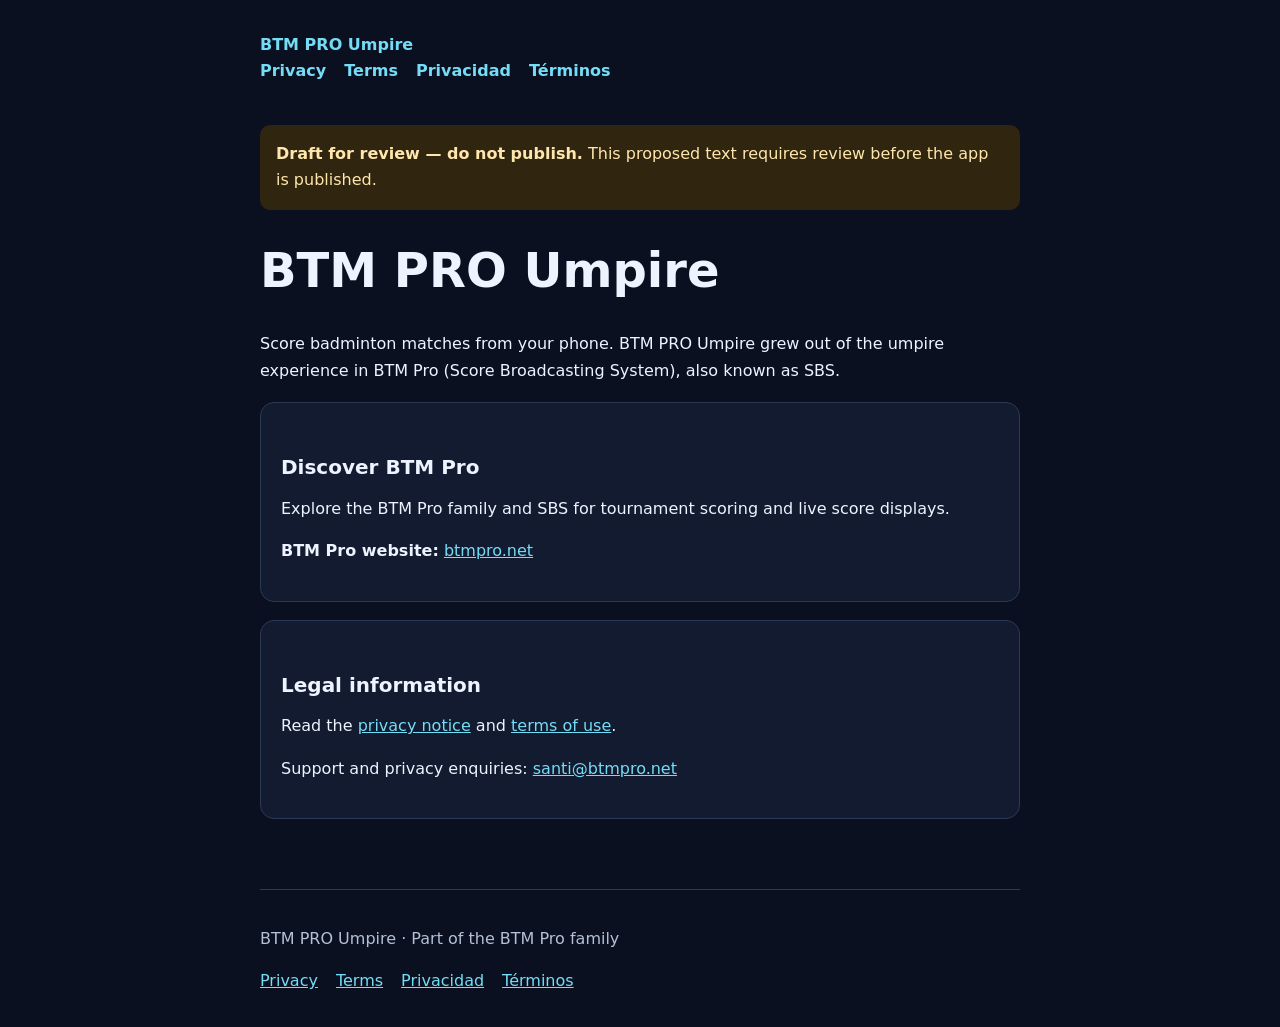
<file: index.html>
<!doctype html><html lang="en"><head><meta charset="utf-8"><meta name="viewport" content="width=device-width,initial-scale=1"><meta name="robots" content="noindex"><link rel="stylesheet" href="style.css"><title>Legal information | BTM PRO Umpire</title></head><body><header><a href="index.html">BTM PRO Umpire</a><nav aria-label="Legal pages"><a href="privacy.html">Privacy</a><a href="terms.html">Terms</a><a href="privacy-es.html">Privacidad</a><a href="terms-es.html">Términos</a></nav></header><main><p class="notice"><strong>Draft for review — do not publish.</strong> This proposed text requires review before the app is published.</p><h1>BTM PRO Umpire</h1><p>Score badminton matches from your phone. BTM PRO Umpire grew out of the umpire experience in BTM Pro (Score Broadcasting System), also known as SBS.</p><section class="card"><h2>Discover BTM Pro</h2><p>Explore the BTM Pro family and SBS for tournament scoring and live score displays.</p><p><strong>BTM Pro website:</strong> <a href="https://btmpro.net/">btmpro.net</a></p></section><section class="card"><h2>Legal information</h2><p>Read the <a href="privacy.html">privacy notice</a> and <a href="terms.html">terms of use</a>.</p><p>Support and privacy enquiries: <a href="mailto:santi@btmpro.net">santi@btmpro.net</a></p></section></main><footer><p>BTM PRO Umpire · Part of the BTM Pro family</p><nav aria-label="Legal pages"><a href="privacy.html">Privacy</a><a href="terms.html">Terms</a><a href="privacy-es.html">Privacidad</a><a href="terms-es.html">Términos</a></nav></footer></body></html>
</file>
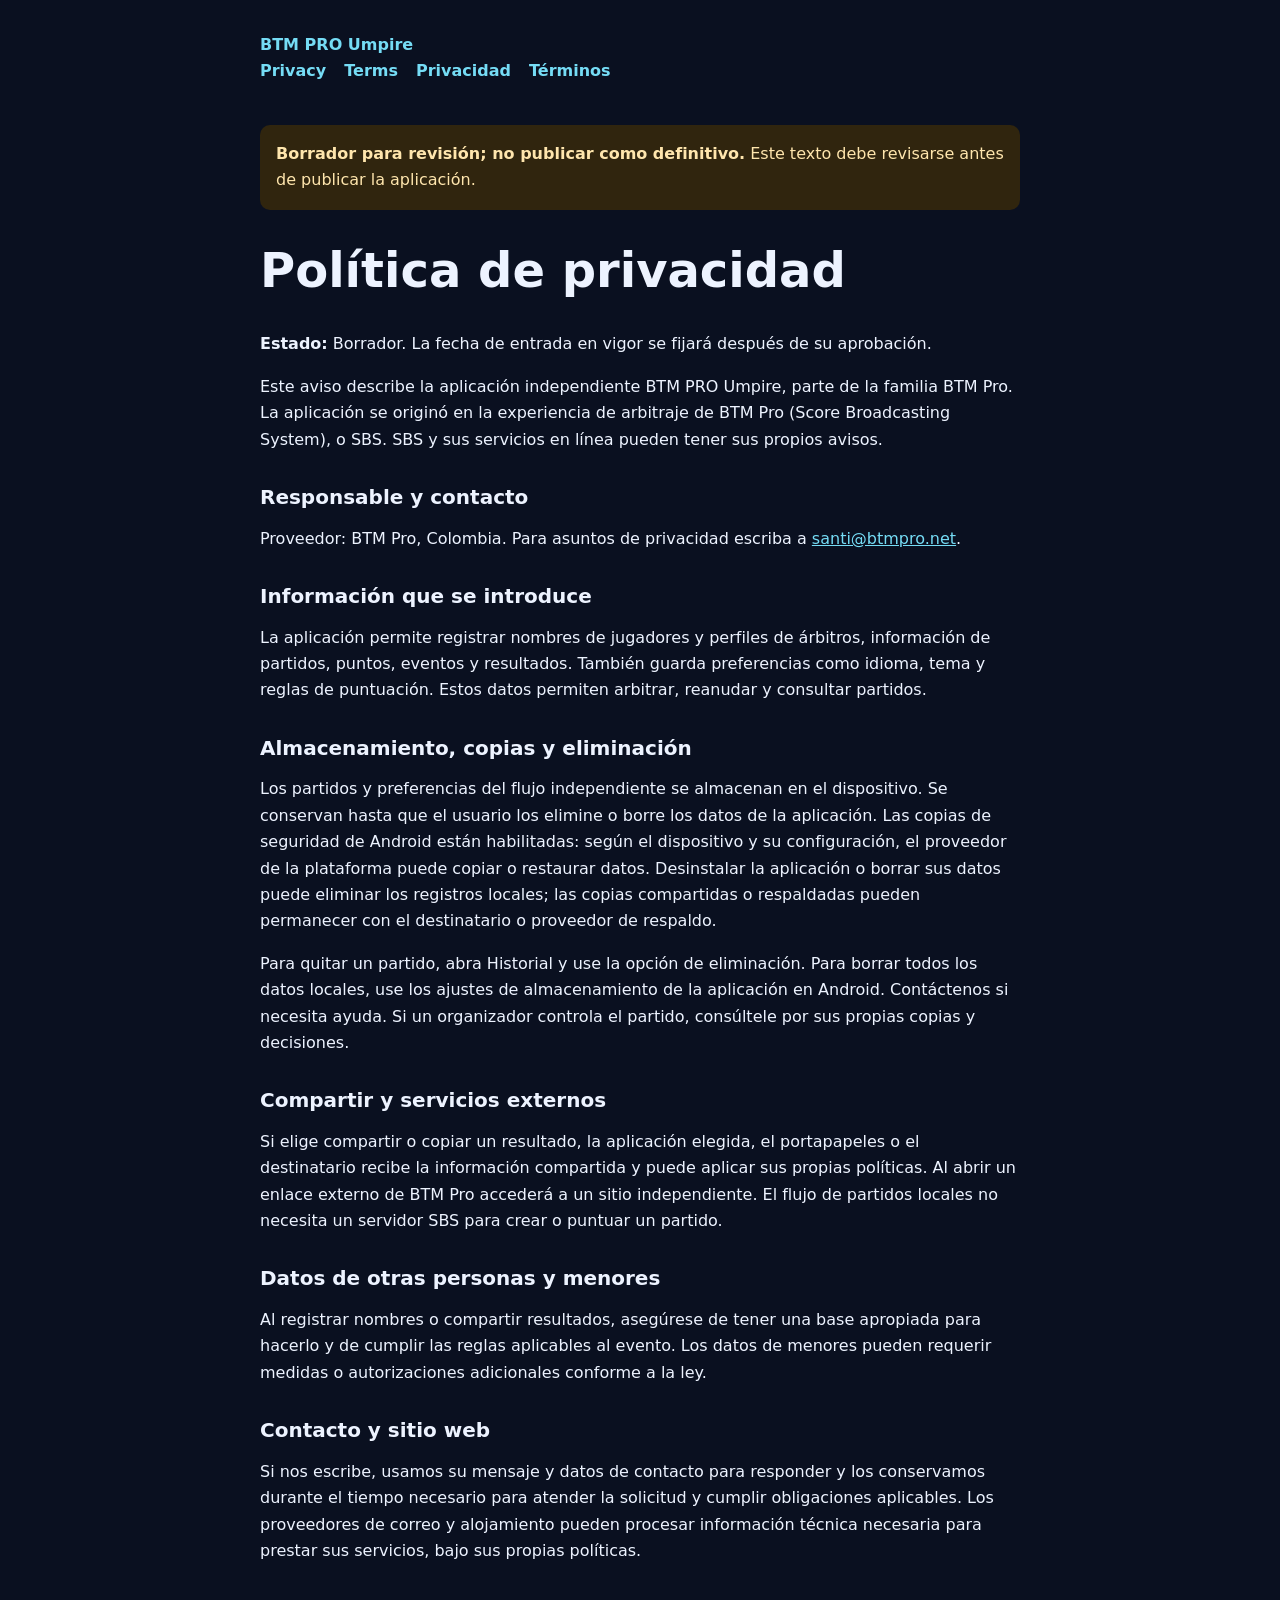
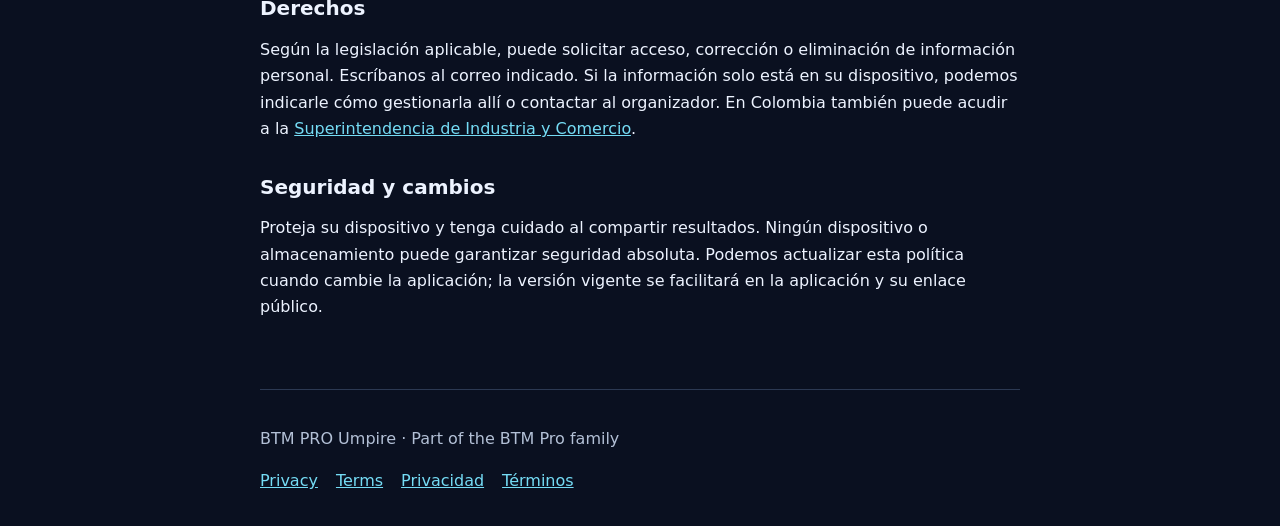
<file: privacy-es.html>
<!doctype html><html lang="es"><head><meta charset="utf-8"><meta name="viewport" content="width=device-width,initial-scale=1"><meta name="robots" content="noindex"><link rel="stylesheet" href="style.css"><title>Privacidad | BTM PRO Umpire</title></head><body><header><a href="index.html">BTM PRO Umpire</a><nav aria-label="Legal pages"><a href="privacy.html">Privacy</a><a href="terms.html">Terms</a><a href="privacy-es.html">Privacidad</a><a href="terms-es.html">Términos</a></nav></header><main><p class="notice"><strong>Borrador para revisión; no publicar como definitivo.</strong> Este texto debe revisarse antes de publicar la aplicación.</p><h1>Política de privacidad</h1><p><strong>Estado:</strong> Borrador. La fecha de entrada en vigor se fijará después de su aprobación.</p><p>Este aviso describe la aplicación independiente BTM PRO Umpire, parte de la familia BTM Pro. La aplicación se originó en la experiencia de arbitraje de BTM Pro (Score Broadcasting System), o SBS. SBS y sus servicios en línea pueden tener sus propios avisos.</p><h2>Responsable y contacto</h2><p>Proveedor: BTM Pro, Colombia. Para asuntos de privacidad escriba a <a href="mailto:santi@btmpro.net">santi@btmpro.net</a>.</p><h2>Información que se introduce</h2><p>La aplicación permite registrar nombres de jugadores y perfiles de árbitros, información de partidos, puntos, eventos y resultados. También guarda preferencias como idioma, tema y reglas de puntuación. Estos datos permiten arbitrar, reanudar y consultar partidos.</p><h2>Almacenamiento, copias y eliminación</h2><p>Los partidos y preferencias del flujo independiente se almacenan en el dispositivo. Se conservan hasta que el usuario los elimine o borre los datos de la aplicación. Las copias de seguridad de Android están habilitadas: según el dispositivo y su configuración, el proveedor de la plataforma puede copiar o restaurar datos. Desinstalar la aplicación o borrar sus datos puede eliminar los registros locales; las copias compartidas o respaldadas pueden permanecer con el destinatario o proveedor de respaldo.</p><p>Para quitar un partido, abra Historial y use la opción de eliminación. Para borrar todos los datos locales, use los ajustes de almacenamiento de la aplicación en Android. Contáctenos si necesita ayuda. Si un organizador controla el partido, consúltele por sus propias copias y decisiones.</p><h2>Compartir y servicios externos</h2><p>Si elige compartir o copiar un resultado, la aplicación elegida, el portapapeles o el destinatario recibe la información compartida y puede aplicar sus propias políticas. Al abrir un enlace externo de BTM Pro accederá a un sitio independiente. El flujo de partidos locales no necesita un servidor SBS para crear o puntuar un partido.</p><h2>Datos de otras personas y menores</h2><p>Al registrar nombres o compartir resultados, asegúrese de tener una base apropiada para hacerlo y de cumplir las reglas aplicables al evento. Los datos de menores pueden requerir medidas o autorizaciones adicionales conforme a la ley.</p><h2>Contacto y sitio web</h2><p>Si nos escribe, usamos su mensaje y datos de contacto para responder y los conservamos durante el tiempo necesario para atender la solicitud y cumplir obligaciones aplicables. Los proveedores de correo y alojamiento pueden procesar información técnica necesaria para prestar sus servicios, bajo sus propias políticas.</p><h2>Derechos</h2><p>Según la legislación aplicable, puede solicitar acceso, corrección o eliminación de información personal. Escríbanos al correo indicado. Si la información solo está en su dispositivo, podemos indicarle cómo gestionarla allí o contactar al organizador. En Colombia también puede acudir a la <a href="https://www.sic.gov.co/">Superintendencia de Industria y Comercio</a>.</p><h2>Seguridad y cambios</h2><p>Proteja su dispositivo y tenga cuidado al compartir resultados. Ningún dispositivo o almacenamiento puede garantizar seguridad absoluta. Podemos actualizar esta política cuando cambie la aplicación; la versión vigente se facilitará en la aplicación y su enlace público.</p></main><footer><p>BTM PRO Umpire · Part of the BTM Pro family</p><nav aria-label="Legal pages"><a href="privacy.html">Privacy</a><a href="terms.html">Terms</a><a href="privacy-es.html">Privacidad</a><a href="terms-es.html">Términos</a></nav></footer></body></html>
</file>
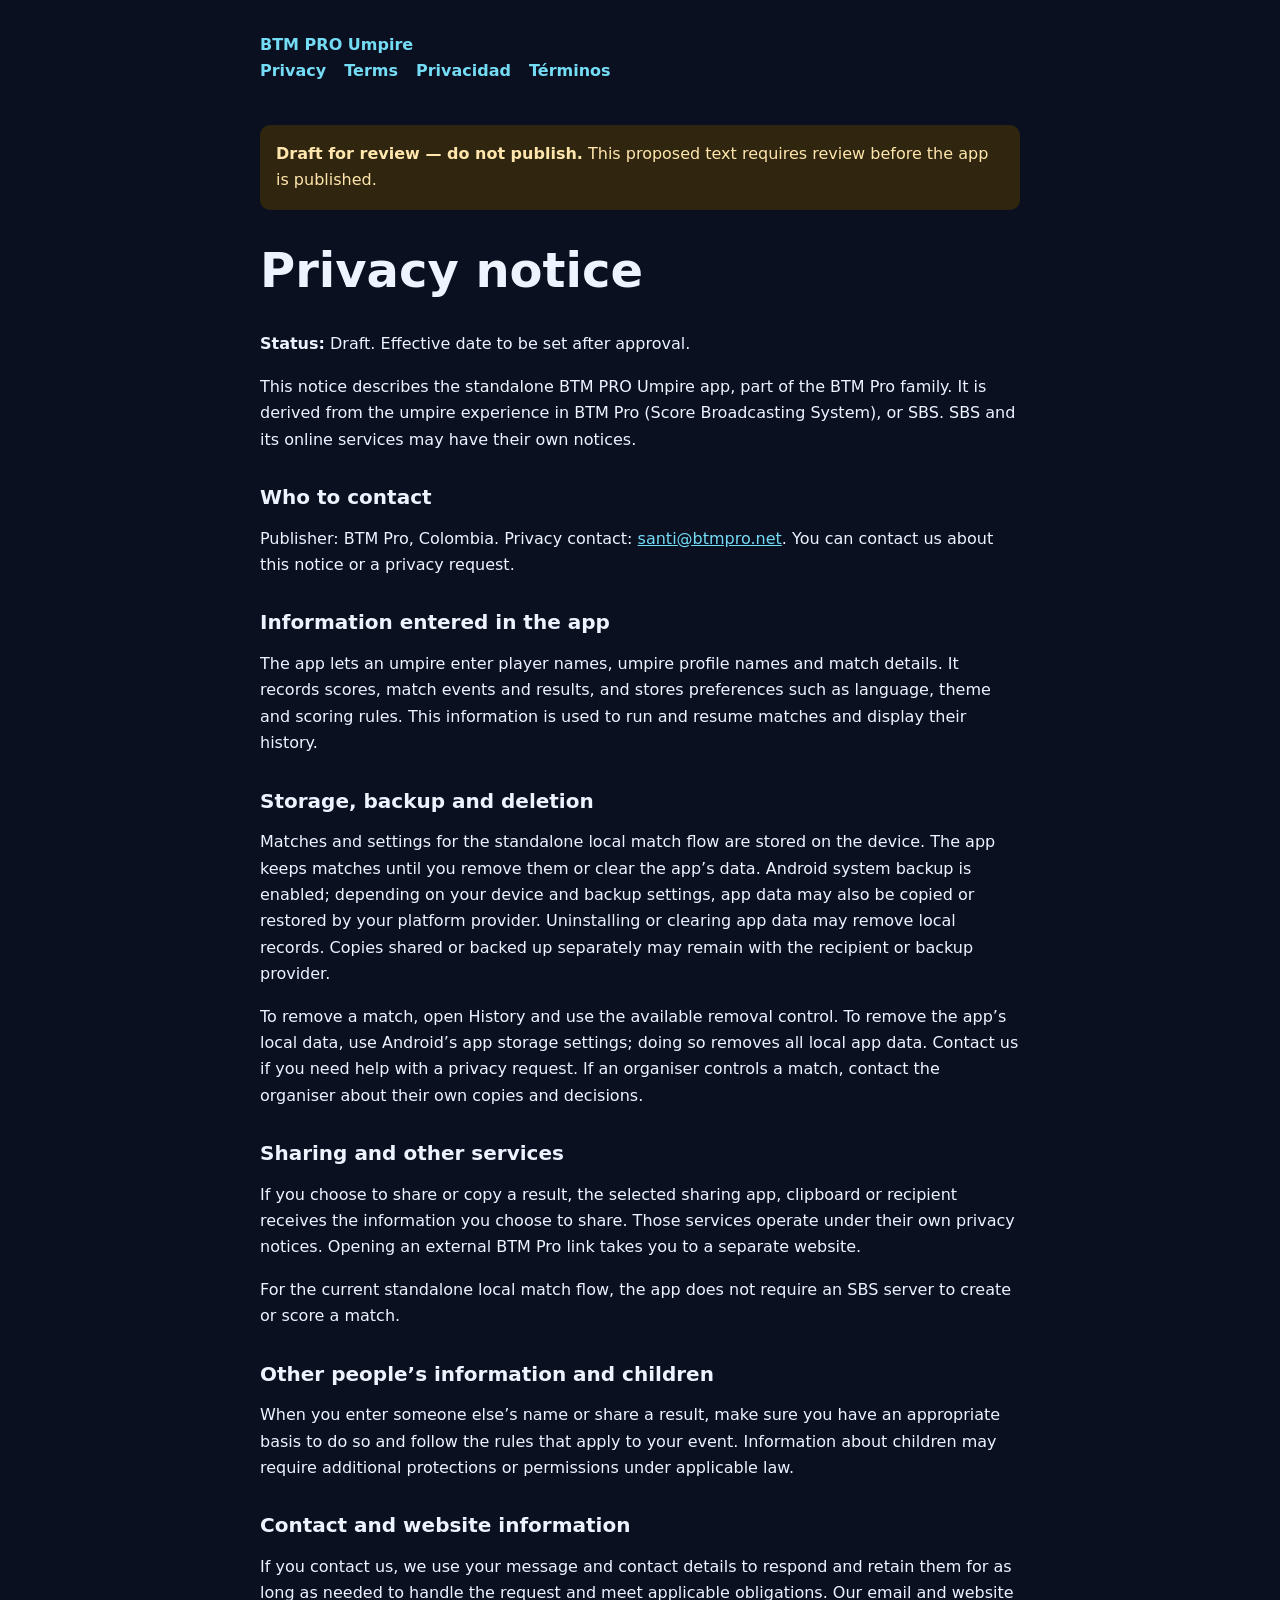
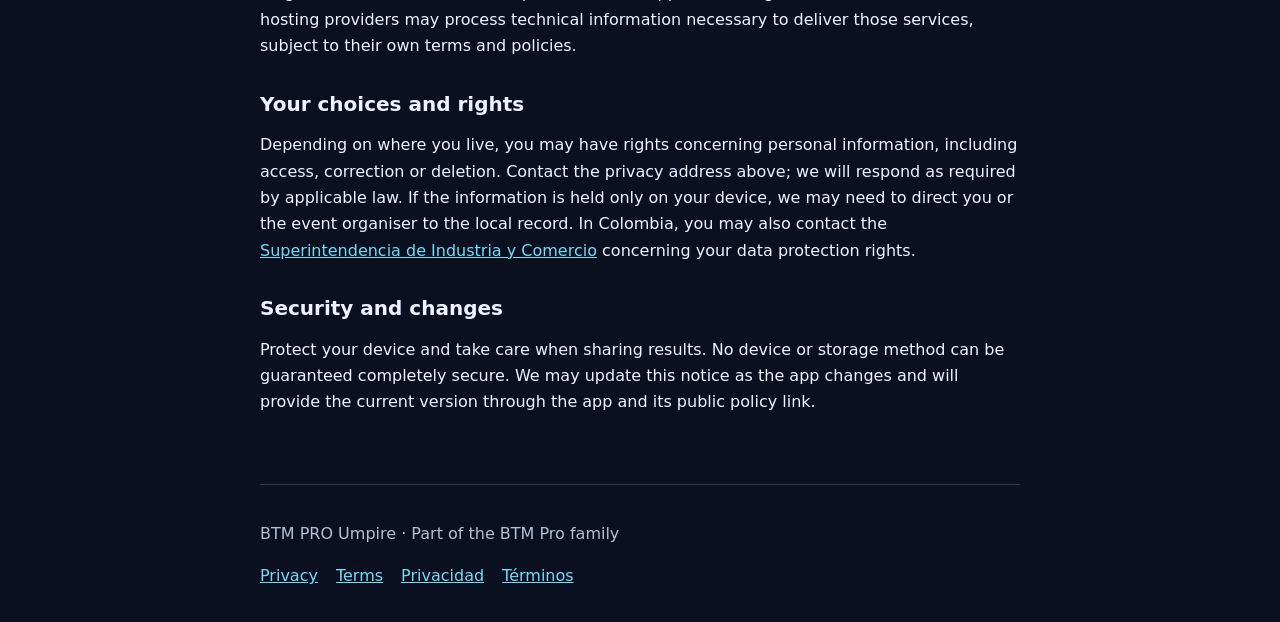
<file: privacy.html>
<!doctype html><html lang="en"><head><meta charset="utf-8"><meta name="viewport" content="width=device-width,initial-scale=1"><meta name="robots" content="noindex"><link rel="stylesheet" href="style.css"><title>Privacy notice | BTM PRO Umpire</title></head><body><header><a href="index.html">BTM PRO Umpire</a><nav aria-label="Legal pages"><a href="privacy.html">Privacy</a><a href="terms.html">Terms</a><a href="privacy-es.html">Privacidad</a><a href="terms-es.html">Términos</a></nav></header><main><p class="notice"><strong>Draft for review — do not publish.</strong> This proposed text requires review before the app is published.</p><h1>Privacy notice</h1><p><strong>Status:</strong> Draft. Effective date to be set after approval.</p><p>This notice describes the standalone BTM PRO Umpire app, part of the BTM Pro family. It is derived from the umpire experience in BTM Pro (Score Broadcasting System), or SBS. SBS and its online services may have their own notices.</p><h2>Who to contact</h2><p>Publisher: BTM Pro, Colombia. Privacy contact: <a href="mailto:santi@btmpro.net">santi@btmpro.net</a>. You can contact us about this notice or a privacy request.</p><h2>Information entered in the app</h2><p>The app lets an umpire enter player names, umpire profile names and match details. It records scores, match events and results, and stores preferences such as language, theme and scoring rules. This information is used to run and resume matches and display their history.</p><h2>Storage, backup and deletion</h2><p>Matches and settings for the standalone local match flow are stored on the device. The app keeps matches until you remove them or clear the app’s data. Android system backup is enabled; depending on your device and backup settings, app data may also be copied or restored by your platform provider. Uninstalling or clearing app data may remove local records. Copies shared or backed up separately may remain with the recipient or backup provider.</p><p>To remove a match, open History and use the available removal control. To remove the app’s local data, use Android’s app storage settings; doing so removes all local app data. Contact us if you need help with a privacy request. If an organiser controls a match, contact the organiser about their own copies and decisions.</p><h2>Sharing and other services</h2><p>If you choose to share or copy a result, the selected sharing app, clipboard or recipient receives the information you choose to share. Those services operate under their own privacy notices. Opening an external BTM Pro link takes you to a separate website.</p><p>For the current standalone local match flow, the app does not require an SBS server to create or score a match. </p><h2>Other people’s information and children</h2><p>When you enter someone else’s name or share a result, make sure you have an appropriate basis to do so and follow the rules that apply to your event. Information about children may require additional protections or permissions under applicable law.</p><h2>Contact and website information</h2><p>If you contact us, we use your message and contact details to respond and retain them for as long as needed to handle the request and meet applicable obligations. Our email and website hosting providers may process technical information necessary to deliver those services, subject to their own terms and policies.</p><h2>Your choices and rights</h2><p>Depending on where you live, you may have rights concerning personal information, including access, correction or deletion. Contact the privacy address above; we will respond as required by applicable law. If the information is held only on your device, we may need to direct you or the event organiser to the local record. In Colombia, you may also contact the <a href="https://www.sic.gov.co/">Superintendencia de Industria y Comercio</a> concerning your data protection rights.</p><h2>Security and changes</h2><p>Protect your device and take care when sharing results. No device or storage method can be guaranteed completely secure. We may update this notice as the app changes and will provide the current version through the app and its public policy link.</p></main><footer><p>BTM PRO Umpire · Part of the BTM Pro family</p><nav aria-label="Legal pages"><a href="privacy.html">Privacy</a><a href="terms.html">Terms</a><a href="privacy-es.html">Privacidad</a><a href="terms-es.html">Términos</a></nav></footer></body></html>
</file>
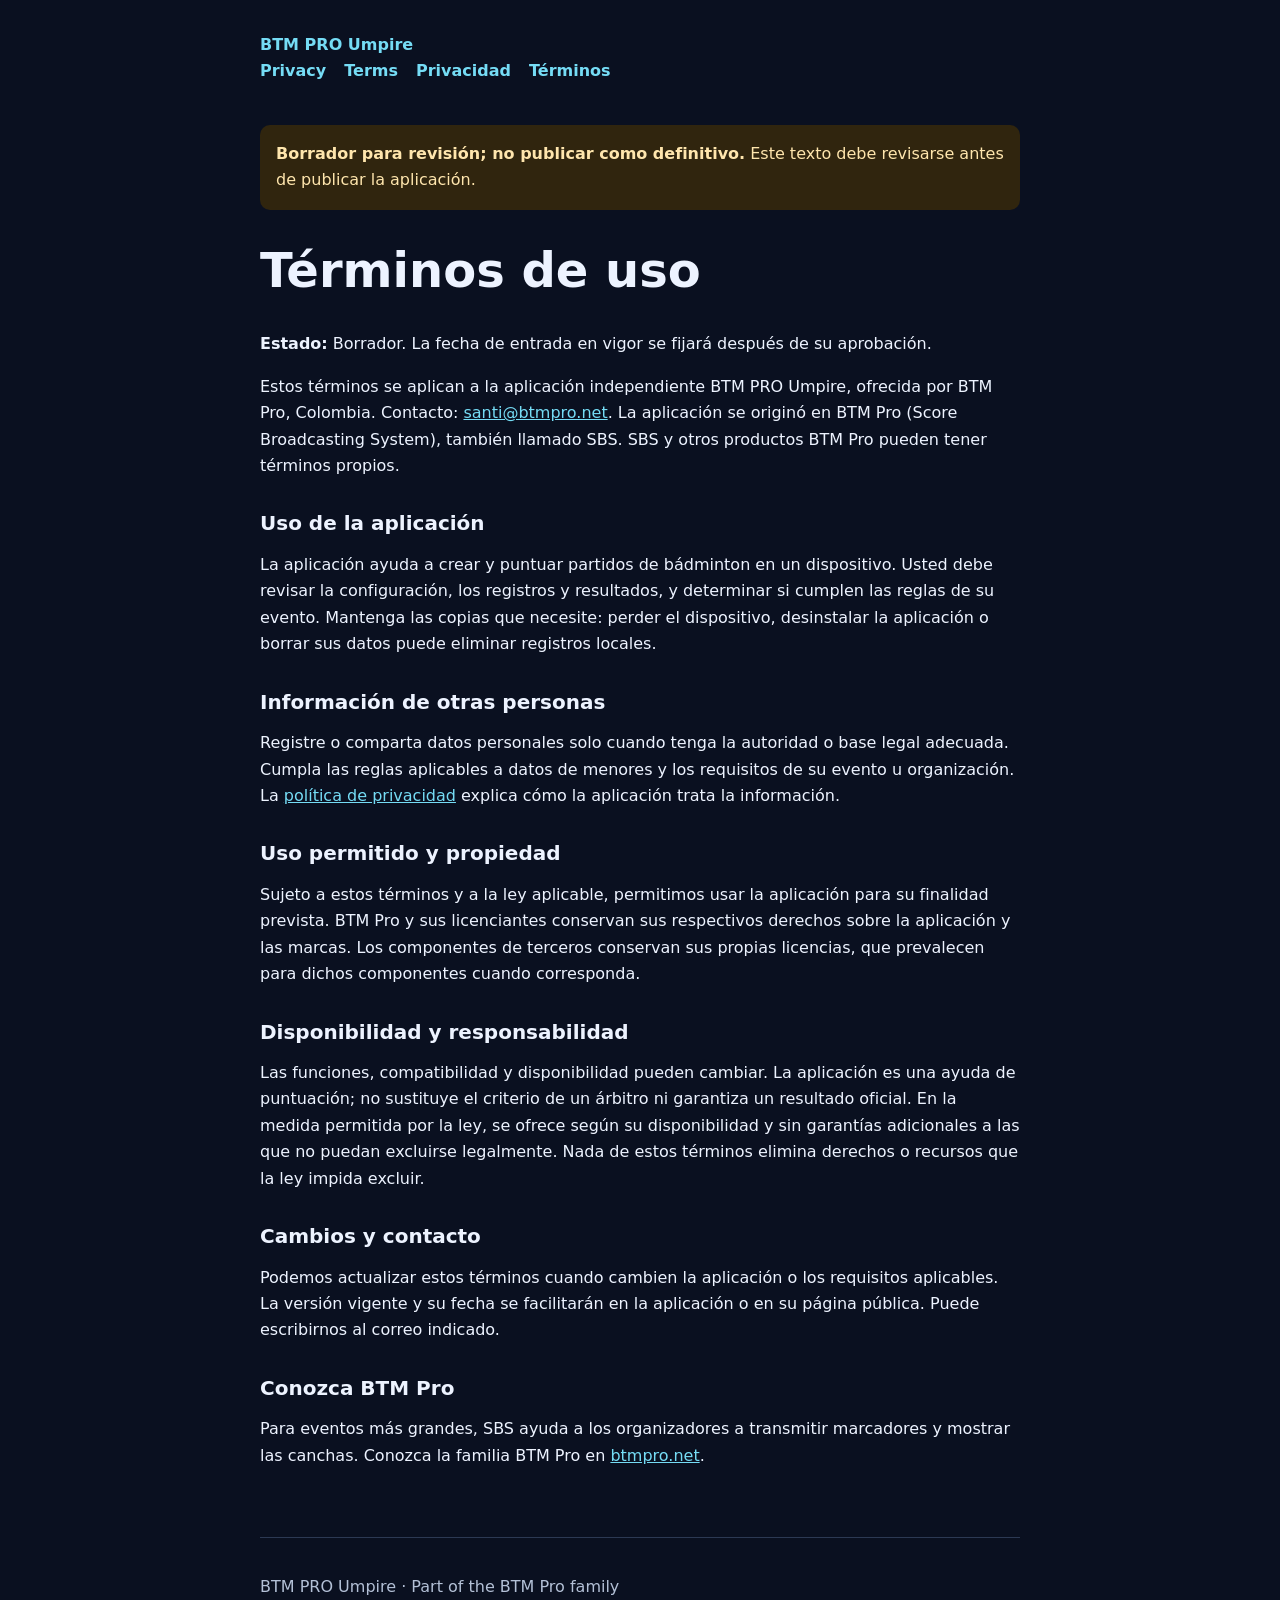
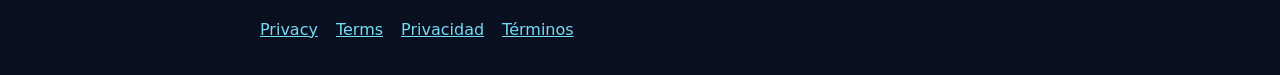
<file: terms-es.html>
<!doctype html><html lang="es"><head><meta charset="utf-8"><meta name="viewport" content="width=device-width,initial-scale=1"><meta name="robots" content="noindex"><link rel="stylesheet" href="style.css"><title>Términos | BTM PRO Umpire</title></head><body><header><a href="index.html">BTM PRO Umpire</a><nav aria-label="Legal pages"><a href="privacy.html">Privacy</a><a href="terms.html">Terms</a><a href="privacy-es.html">Privacidad</a><a href="terms-es.html">Términos</a></nav></header><main><p class="notice"><strong>Borrador para revisión; no publicar como definitivo.</strong> Este texto debe revisarse antes de publicar la aplicación.</p><h1>Términos de uso</h1><p><strong>Estado:</strong> Borrador. La fecha de entrada en vigor se fijará después de su aprobación.</p><p>Estos términos se aplican a la aplicación independiente BTM PRO Umpire, ofrecida por BTM Pro, Colombia. Contacto: <a href="mailto:santi@btmpro.net">santi@btmpro.net</a>. La aplicación se originó en BTM Pro (Score Broadcasting System), también llamado SBS. SBS y otros productos BTM Pro pueden tener términos propios.</p><h2>Uso de la aplicación</h2><p>La aplicación ayuda a crear y puntuar partidos de bádminton en un dispositivo. Usted debe revisar la configuración, los registros y resultados, y determinar si cumplen las reglas de su evento. Mantenga las copias que necesite: perder el dispositivo, desinstalar la aplicación o borrar sus datos puede eliminar registros locales.</p><h2>Información de otras personas</h2><p>Registre o comparta datos personales solo cuando tenga la autoridad o base legal adecuada. Cumpla las reglas aplicables a datos de menores y los requisitos de su evento u organización. La <a href="privacy-es.html">política de privacidad</a> explica cómo la aplicación trata la información.</p><h2>Uso permitido y propiedad</h2><p>Sujeto a estos términos y a la ley aplicable, permitimos usar la aplicación para su finalidad prevista. BTM Pro y sus licenciantes conservan sus respectivos derechos sobre la aplicación y las marcas. Los componentes de terceros conservan sus propias licencias, que prevalecen para dichos componentes cuando corresponda.</p><h2>Disponibilidad y responsabilidad</h2><p>Las funciones, compatibilidad y disponibilidad pueden cambiar. La aplicación es una ayuda de puntuación; no sustituye el criterio de un árbitro ni garantiza un resultado oficial. En la medida permitida por la ley, se ofrece según su disponibilidad y sin garantías adicionales a las que no puedan excluirse legalmente. Nada de estos términos elimina derechos o recursos que la ley impida excluir.</p><h2>Cambios y contacto</h2><p>Podemos actualizar estos términos cuando cambien la aplicación o los requisitos aplicables. La versión vigente y su fecha se facilitarán en la aplicación o en su página pública. Puede escribirnos al correo indicado.</p><h2>Conozca BTM Pro</h2><p>Para eventos más grandes, SBS ayuda a los organizadores a transmitir marcadores y mostrar las canchas. Conozca la familia BTM Pro en <a href="https://btmpro.net/">btmpro.net</a>.</p></main><footer><p>BTM PRO Umpire · Part of the BTM Pro family</p><nav aria-label="Legal pages"><a href="privacy.html">Privacy</a><a href="terms.html">Terms</a><a href="privacy-es.html">Privacidad</a><a href="terms-es.html">Términos</a></nav></footer></body></html>
</file>
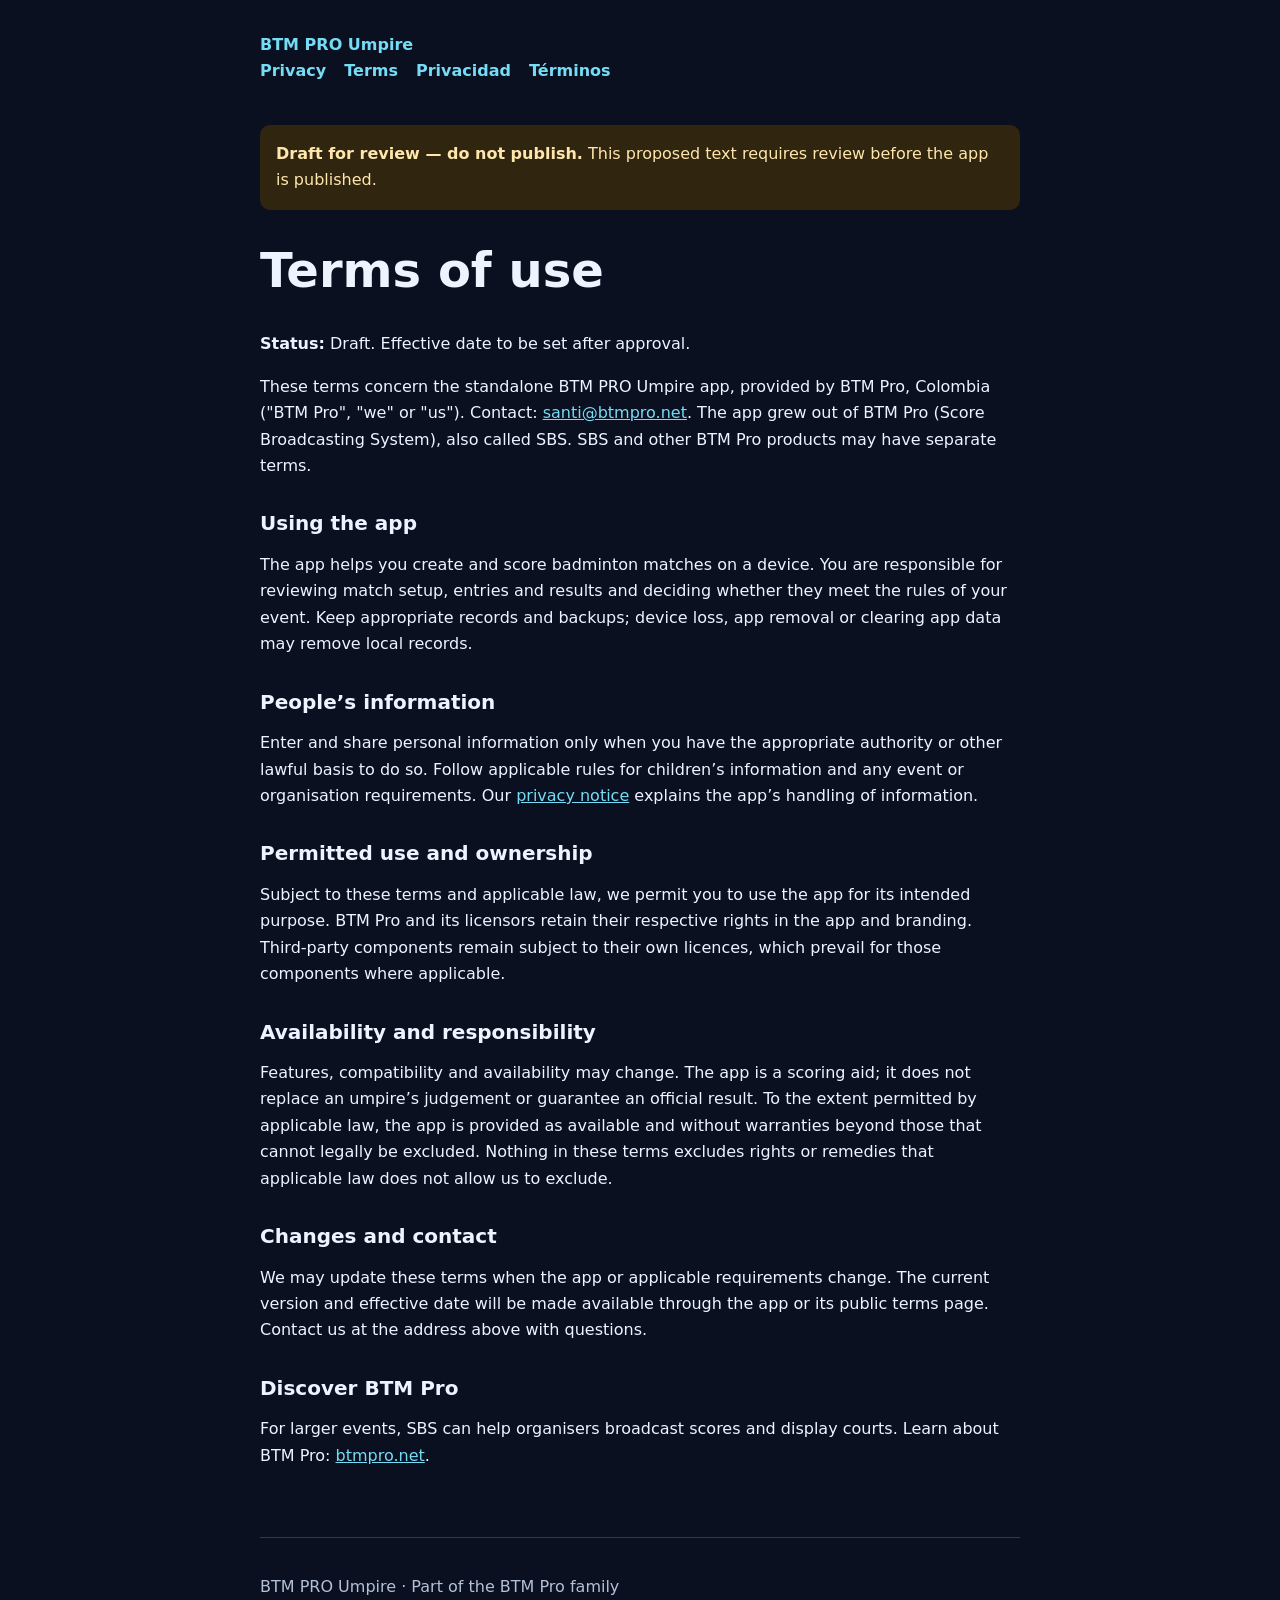
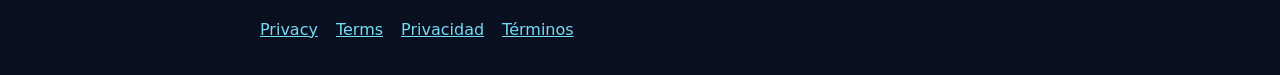
<file: terms.html>
<!doctype html><html lang="en"><head><meta charset="utf-8"><meta name="viewport" content="width=device-width,initial-scale=1"><meta name="robots" content="noindex"><link rel="stylesheet" href="style.css"><title>Terms of use | BTM PRO Umpire</title></head><body><header><a href="index.html">BTM PRO Umpire</a><nav aria-label="Legal pages"><a href="privacy.html">Privacy</a><a href="terms.html">Terms</a><a href="privacy-es.html">Privacidad</a><a href="terms-es.html">Términos</a></nav></header><main><p class="notice"><strong>Draft for review — do not publish.</strong> This proposed text requires review before the app is published.</p><h1>Terms of use</h1><p><strong>Status:</strong> Draft. Effective date to be set after approval.</p><p>These terms concern the standalone BTM PRO Umpire app, provided by BTM Pro, Colombia ("BTM Pro", "we" or "us"). Contact: <a href="mailto:santi@btmpro.net">santi@btmpro.net</a>. The app grew out of BTM Pro (Score Broadcasting System), also called SBS. SBS and other BTM Pro products may have separate terms.</p><h2>Using the app</h2><p>The app helps you create and score badminton matches on a device. You are responsible for reviewing match setup, entries and results and deciding whether they meet the rules of your event. Keep appropriate records and backups; device loss, app removal or clearing app data may remove local records.</p><h2>People’s information</h2><p>Enter and share personal information only when you have the appropriate authority or other lawful basis to do so. Follow applicable rules for children’s information and any event or organisation requirements. Our <a href="privacy.html">privacy notice</a> explains the app’s handling of information.</p><h2>Permitted use and ownership</h2><p>Subject to these terms and applicable law, we permit you to use the app for its intended purpose. BTM Pro and its licensors retain their respective rights in the app and branding. Third-party components remain subject to their own licences, which prevail for those components where applicable.</p><h2>Availability and responsibility</h2><p>Features, compatibility and availability may change. The app is a scoring aid; it does not replace an umpire’s judgement or guarantee an official result. To the extent permitted by applicable law, the app is provided as available and without warranties beyond those that cannot legally be excluded. Nothing in these terms excludes rights or remedies that applicable law does not allow us to exclude.</p><h2>Changes and contact</h2><p>We may update these terms when the app or applicable requirements change. The current version and effective date will be made available through the app or its public terms page. Contact us at the address above with questions.</p><h2>Discover BTM Pro</h2><p>For larger events, SBS can help organisers broadcast scores and display courts. Learn about BTM Pro: <a href="https://btmpro.net/">btmpro.net</a>.</p></main><footer><p>BTM PRO Umpire · Part of the BTM Pro family</p><nav aria-label="Legal pages"><a href="privacy.html">Privacy</a><a href="terms.html">Terms</a><a href="privacy-es.html">Privacidad</a><a href="terms-es.html">Términos</a></nav></footer></body></html>
</file>
<file: style.css>
*{box-sizing:border-box}body{margin:0;background:#0a1020;color:#edf3ff;font:16px/1.65 system-ui,-apple-system,Segoe UI,sans-serif}a{color:#75dcf5}header,main,footer{width:min(100% - 36px,760px);margin:auto}header{padding:32px 0 12px}header a{font-weight:750;text-decoration:none}main{padding:12px 0 52px}h1,h2{line-height:1.2}h1{font-size:clamp(2rem,6vw,3rem)}h2{margin-top:2rem;font-size:1.25rem}.notice{background:#30250e;color:#ffe6ad;padding:16px;border-radius:10px}.card{background:#121b30;border:1px solid #2c3953;border-radius:14px;padding:20px;margin:18px 0}footer{border-top:1px solid #2c3953;padding:20px 0 32px;color:#b3c0d6}nav{display:flex;gap:18px;flex-wrap:wrap}
</file>
